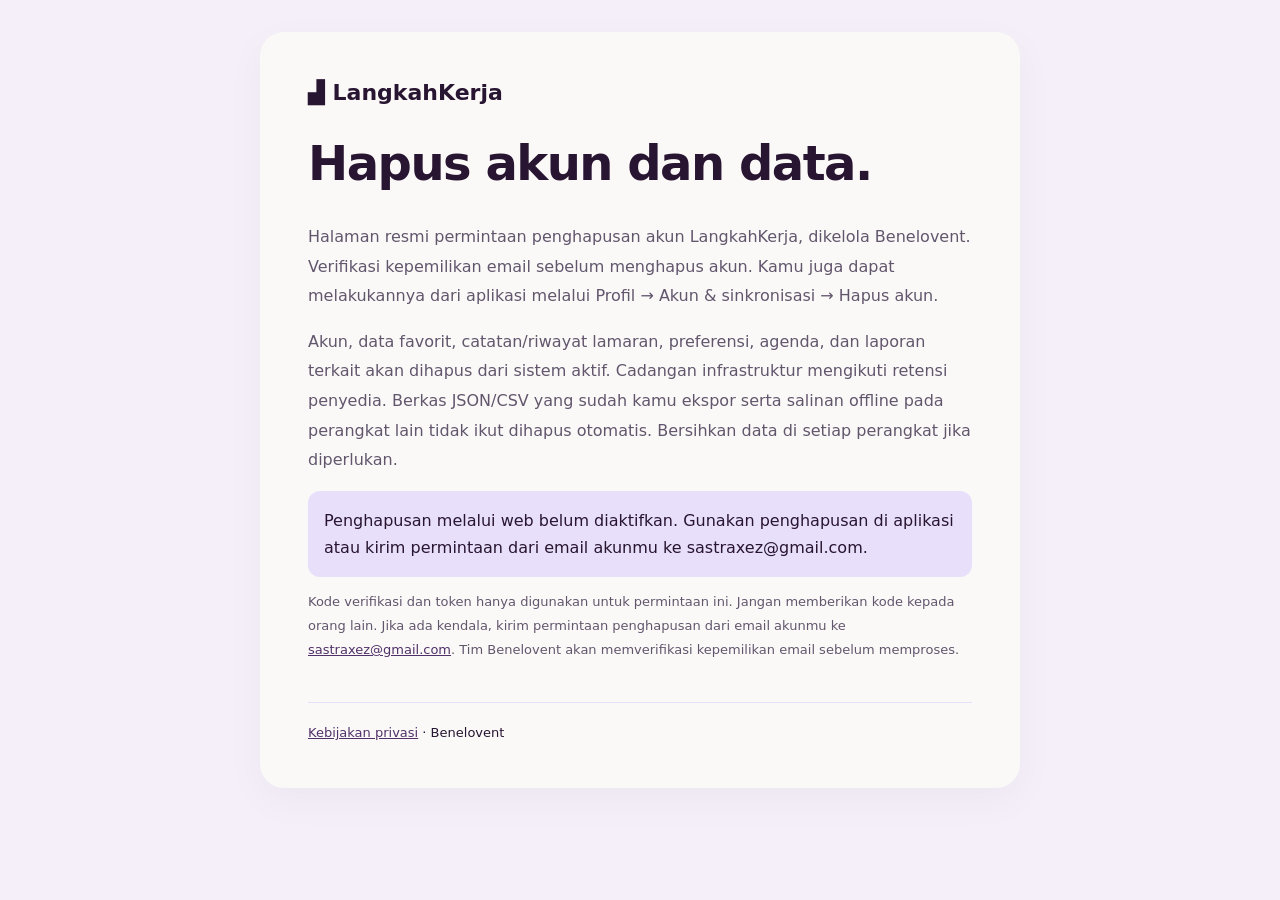
<file: docs/legal/delete-account.html>
<!doctype html>
<html lang="id"><head><meta charset="utf-8"><meta name="viewport" content="width=device-width,initial-scale=1"><title>Hapus akun — LangkahKerja</title><link rel="stylesheet" href="legal.css"></head>
<body><main><a class="brand" href="privacy.html">▟ LangkahKerja</a><h1>Hapus akun dan data.</h1>
<p>Halaman resmi permintaan penghapusan akun LangkahKerja, dikelola Benelovent. Verifikasi kepemilikan email sebelum menghapus akun. Kamu juga dapat melakukannya dari aplikasi melalui Profil → Akun &amp; sinkronisasi → Hapus akun.</p>
<p>Akun, data favorit, catatan/riwayat lamaran, preferensi, agenda, dan laporan terkait akan dihapus dari sistem aktif. Cadangan infrastruktur mengikuti retensi penyedia. Berkas JSON/CSV yang sudah kamu ekspor serta salinan offline pada perangkat lain tidak ikut dihapus otomatis. Bersihkan data di setiap perangkat jika diperlukan.</p>
<div id="message" class="message" role="status" aria-live="polite">Memeriksa layanan...</div>
<form id="email-form"><label for="email">Email akun LangkahKerja</label><input id="email" type="email" autocomplete="email" required maxlength="254"><button id="send" type="submit">Kirim kode verifikasi</button></form>
<form id="verify-form" hidden><label for="code">Kode dari email</label><input id="code" type="text" inputmode="numeric" autocomplete="one-time-code" minlength="6" maxlength="8" pattern="[0-9]{6,8}" required><button id="verify" type="submit">Verifikasi email</button></form>
<form id="delete-form" hidden><label for="confirmation">Ketik HAPUS untuk menghapus akun secara permanen</label><input id="confirmation" type="text" required autocomplete="off"><button id="delete" type="submit" class="danger">Hapus akun dan data</button></form>
<p class="note">Kode verifikasi dan token hanya digunakan untuk permintaan ini. Jangan memberikan kode kepada orang lain. Jika ada kendala, kirim permintaan penghapusan dari email akunmu ke <a href="mailto:sastraxez@gmail.com?subject=Penghapusan%20akun%20LangkahKerja">sastraxez@gmail.com</a>. Tim Benelovent akan memverifikasi kepemilikan email sebelum memproses.</p>
<footer><a href="privacy.html">Kebijakan privasi</a> · Benelovent</footer></main>
<script src="config.js"></script><script src="delete-account.js"></script></body></html>
</file>
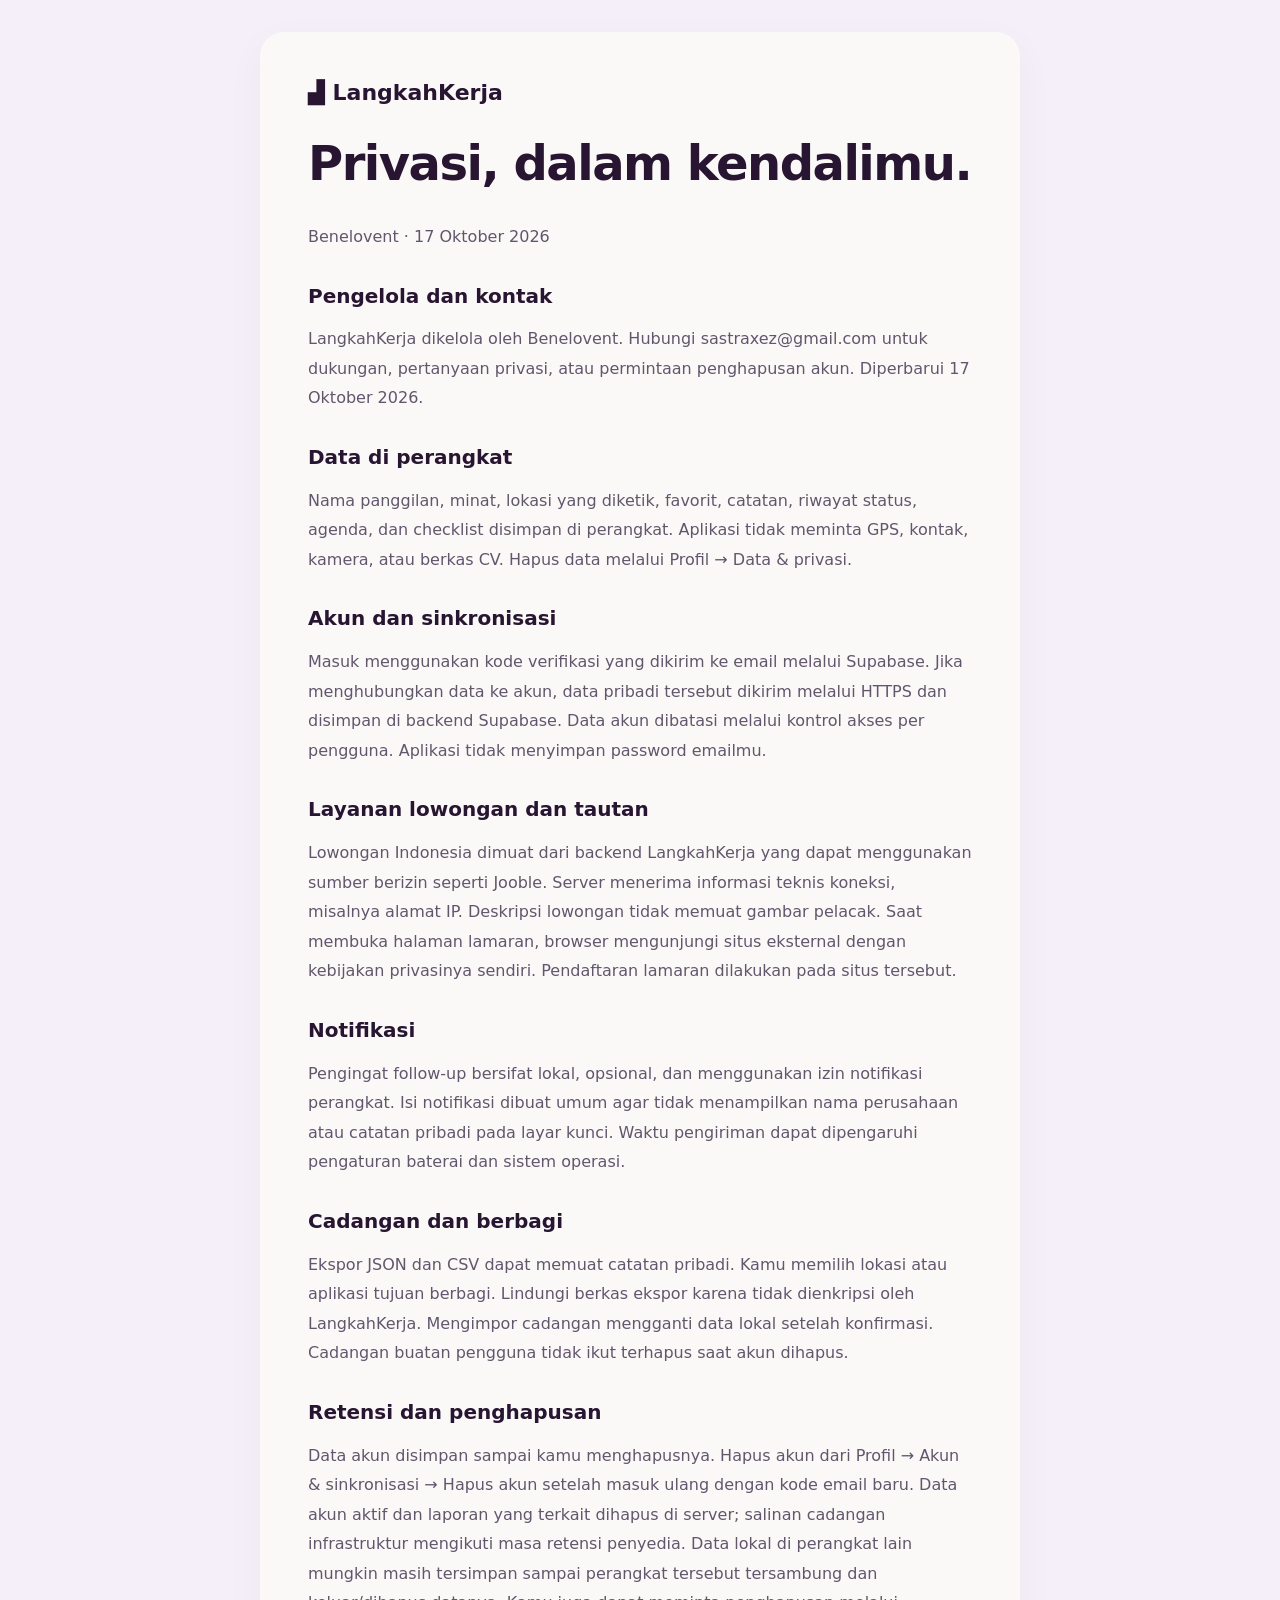
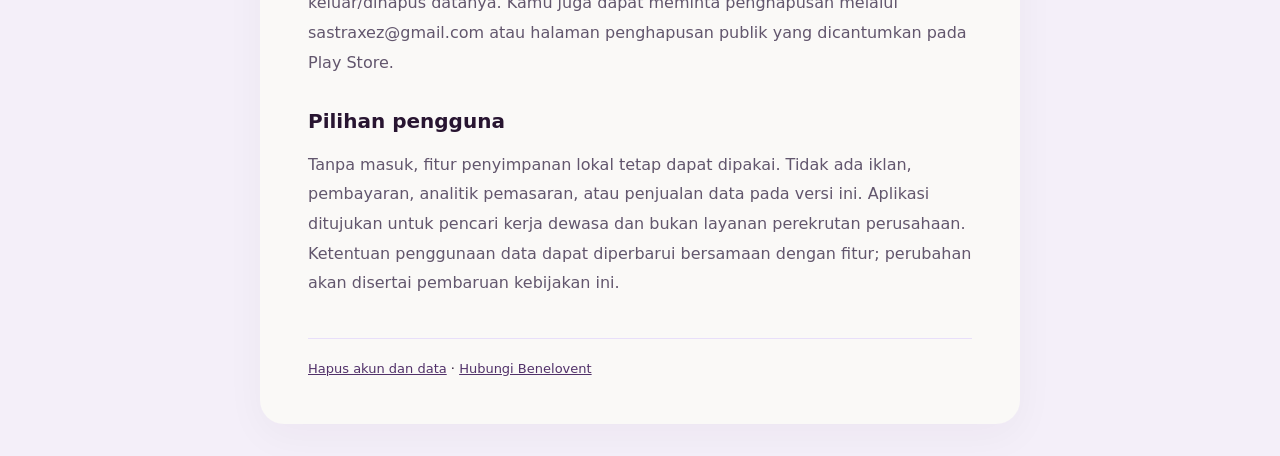
<file: docs/legal/privacy.html>
<!doctype html><html lang="id"><head><meta charset="utf-8"><meta name="viewport" content="width=device-width,initial-scale=1"><title>Kebijakan privasi — LangkahKerja</title><link rel="stylesheet" href="legal.css"></head><body><main><a class="brand" href="privacy.html">▟ LangkahKerja</a><h1>Privasi, dalam kendalimu.</h1><p>Benelovent · 17 Oktober 2026</p><section><h2>Pengelola dan kontak</h2><p>LangkahKerja dikelola oleh Benelovent. Hubungi sastraxez@gmail.com untuk dukungan, pertanyaan privasi, atau permintaan penghapusan akun. Diperbarui 17 Oktober 2026.</p></section><section><h2>Data di perangkat</h2><p>Nama panggilan, minat, lokasi yang diketik, favorit, catatan, riwayat status, agenda, dan checklist disimpan di perangkat. Aplikasi tidak meminta GPS, kontak, kamera, atau berkas CV. Hapus data melalui Profil → Data &amp; privasi.</p></section><section><h2>Akun dan sinkronisasi</h2><p>Masuk menggunakan kode verifikasi yang dikirim ke email melalui Supabase. Jika menghubungkan data ke akun, data pribadi tersebut dikirim melalui HTTPS dan disimpan di backend Supabase. Data akun dibatasi melalui kontrol akses per pengguna. Aplikasi tidak menyimpan password emailmu.</p></section><section><h2>Layanan lowongan dan tautan</h2><p>Lowongan Indonesia dimuat dari backend LangkahKerja yang dapat menggunakan sumber berizin seperti Jooble. Server menerima informasi teknis koneksi, misalnya alamat IP. Deskripsi lowongan tidak memuat gambar pelacak. Saat membuka halaman lamaran, browser mengunjungi situs eksternal dengan kebijakan privasinya sendiri. Pendaftaran lamaran dilakukan pada situs tersebut.</p></section><section><h2>Notifikasi</h2><p>Pengingat follow-up bersifat lokal, opsional, dan menggunakan izin notifikasi perangkat. Isi notifikasi dibuat umum agar tidak menampilkan nama perusahaan atau catatan pribadi pada layar kunci. Waktu pengiriman dapat dipengaruhi pengaturan baterai dan sistem operasi.</p></section><section><h2>Cadangan dan berbagi</h2><p>Ekspor JSON dan CSV dapat memuat catatan pribadi. Kamu memilih lokasi atau aplikasi tujuan berbagi. Lindungi berkas ekspor karena tidak dienkripsi oleh LangkahKerja. Mengimpor cadangan mengganti data lokal setelah konfirmasi. Cadangan buatan pengguna tidak ikut terhapus saat akun dihapus.</p></section><section><h2>Retensi dan penghapusan</h2><p>Data akun disimpan sampai kamu menghapusnya. Hapus akun dari Profil → Akun &amp; sinkronisasi → Hapus akun setelah masuk ulang dengan kode email baru. Data akun aktif dan laporan yang terkait dihapus di server; salinan cadangan infrastruktur mengikuti masa retensi penyedia. Data lokal di perangkat lain mungkin masih tersimpan sampai perangkat tersebut tersambung dan keluar/dihapus datanya. Kamu juga dapat meminta penghapusan melalui sastraxez@gmail.com atau halaman penghapusan publik yang dicantumkan pada Play Store.</p></section><section><h2>Pilihan pengguna</h2><p>Tanpa masuk, fitur penyimpanan lokal tetap dapat dipakai. Tidak ada iklan, pembayaran, analitik pemasaran, atau penjualan data pada versi ini. Aplikasi ditujukan untuk pencari kerja dewasa dan bukan layanan perekrutan perusahaan. Ketentuan penggunaan data dapat diperbarui bersamaan dengan fitur; perubahan akan disertai pembaruan kebijakan ini.</p></section><footer><a href="delete-account.html">Hapus akun dan data</a> · <a href="mailto:sastraxez@gmail.com">Hubungi Benelovent</a></footer></main></body></html>
</file>
<file: docs/legal/legal.css>
:root{color-scheme:light;font-family:system-ui,sans-serif;color:#281531;background:#f4eff9}*{box-sizing:border-box}body{margin:0;padding:32px 18px}main{max-width:760px;margin:auto;background:#faf9f7;border-radius:24px;padding:clamp(24px,5vw,48px);box-shadow:0 12px 40px #2815310a}.brand{font-weight:800;text-decoration:none;font-size:22px;color:#281531}h1{font-size:clamp(32px,5vw,48px);line-height:1.1;letter-spacing:-1.5px}h2{font-size:20px;margin-top:32px}p,li{line-height:1.85;color:#62566d}a{color:#513169}footer{border-top:1px solid #e8dffa;padding-top:22px;margin-top:40px;font-size:13px}label{display:block;margin-top:18px;font-weight:600}input{display:block;width:100%;padding:14px;border-radius:12px;border:1px solid #dcd3e6;margin-top:8px;font:inherit;background:white;color:#281531}button{display:inline-block;padding:14px 22px;margin-top:18px;background:#281531;color:white;border:0;border-radius:12px;font:inherit;cursor:pointer}button:disabled{opacity:.5;cursor:default}.danger{background:#8b344b}.message{white-space:pre-line;background:#e8dffa;border-radius:12px;padding:16px;line-height:1.7}[hidden]{display:none!important}.note{font-size:13px}
</file>
